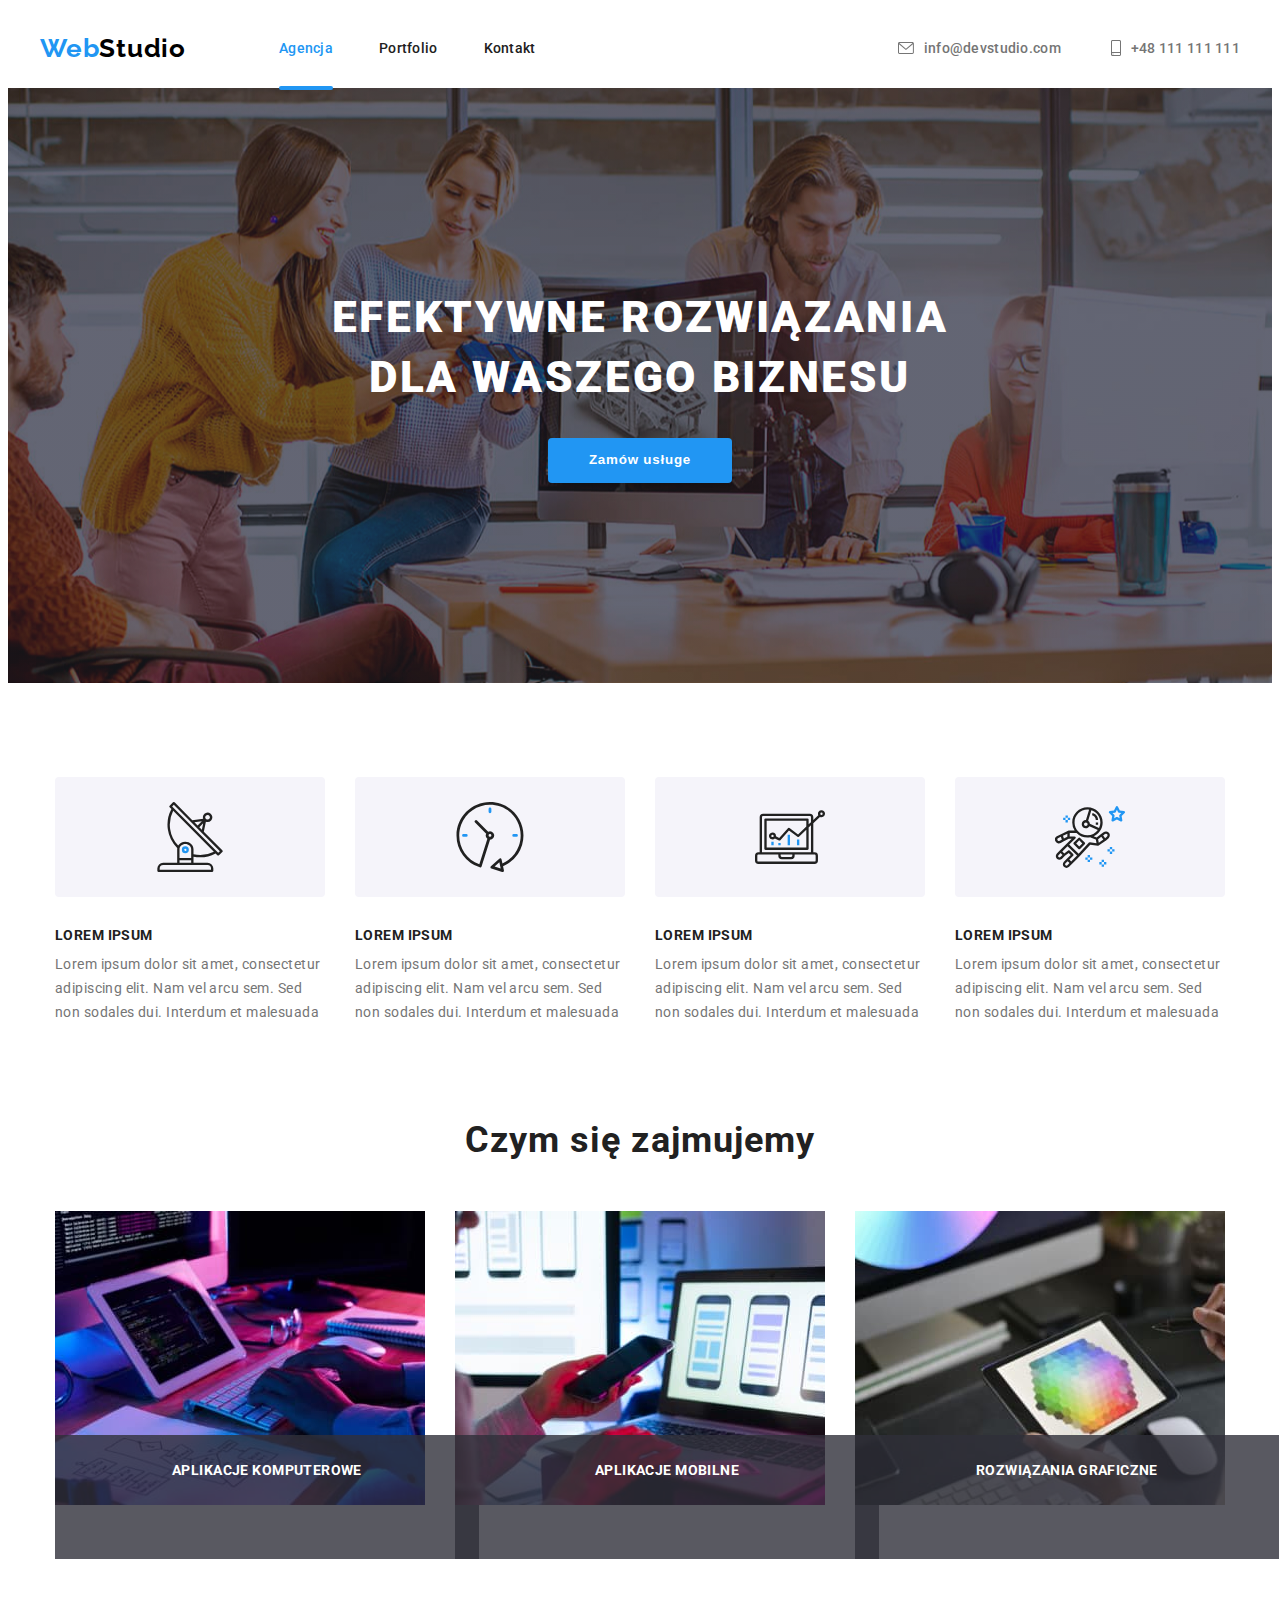
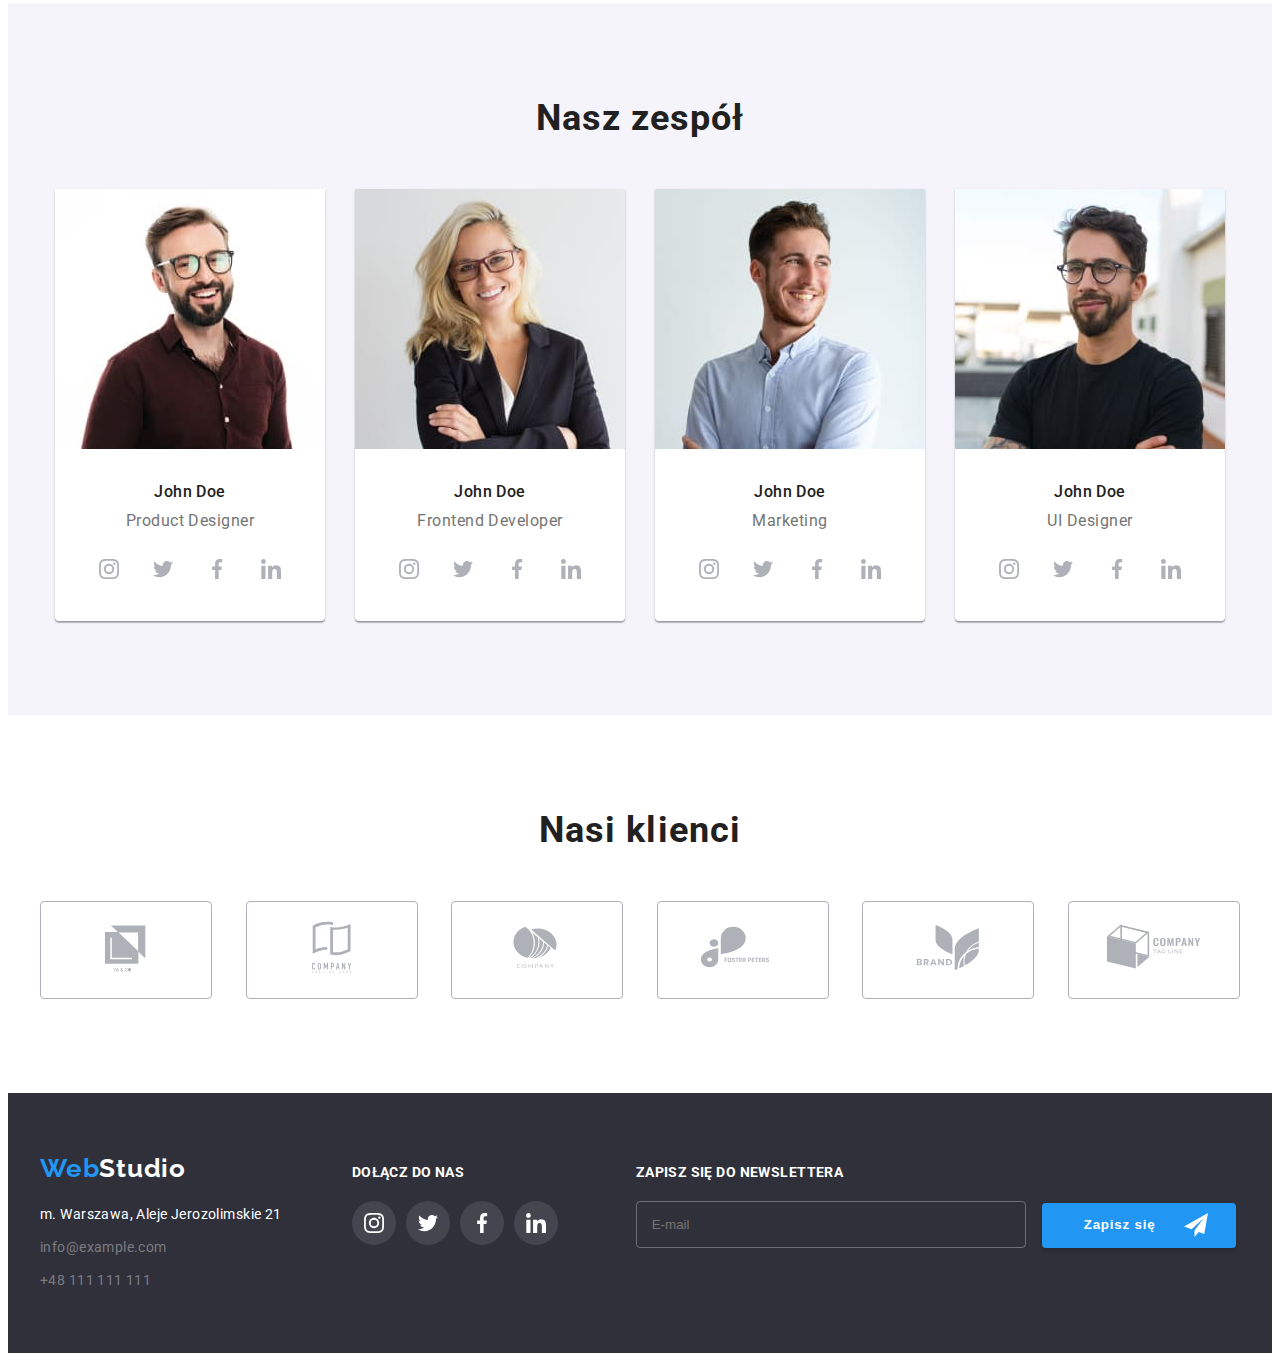
<file: index.html>
<!DOCTYPE html>
<html lang="pl">
  <head>
    <meta charset="UTF-8" />
    <meta http-equiv="X-UA-Compatible" content="IE=edge" />
    <meta name="viewport" content="width=device-width, initial-scale=1.0" />
    <link rel="preconnect" href="https://fonts.googleapis.com" />
    <link rel="preconnect" href="https://fonts.gstatic.com" crossorigin />
    <link
      href="https://fonts.googleapis.com/css2?family=Raleway:wght@700&family=Roboto:wght@400;500;700;900&display=swap"
      rel="stylesheet"
    />
    <link
      rel="stylesheet"
      href="https://cdnjs.cloudflare.com/ajax/libs/modern-normalize/1.1.0/modern-normalize.min.css"
      integrity="sha512-wpPYUAdjBVSE4KJnH1VR1HeZfpl1ub8YT/NKx4PuQ5NmX2tKuGu6U/JRp5y+Y8XG2tV+wKQpNHVUX03MfMFn9Q=="
      crossorigin="anonymous"
      referrerpolicy="no-referrer"
    />
    <link rel="stylesheet" href="css/main.min.css" />
    <title>WebStudio</title>
  </head>
  <body>
    <header>
      <div class="container">
        <div class="page-header">
          <div class="page-header__left-section">
            <!-- LOGO -->
            <a href="index.html" class="logo logo--black"
              ><span class="logo__web">Web</span>Studio</a
            >
            <nav>
              <!-- LOGO END -->
              <ul class="list page-header__nav-list">
                <li class="page-header__active-container">
                  <a href="index.html" class="page-header__nav-link page-header__is-active"
                    >Agencja</a
                  >
                </li>
                <li><a href="portfolio.html" class="page-header__nav-link">Portfolio</a></li>
                <li><a href="#" class="page-header__nav-link">Kontakt</a></li>
              </ul>
            </nav>
          </div>
          <!------- PUSTY DIV ??? ------->
          <div>
            <ul class="list page-header__right-section">
              <li class="page-header__contact">
                <a
                  href="mailto:info@devstudio.com"
                  class="page-header__nav-link page-header__nav-link--contact"
                >
                  <svg width="16" height="12" class="page-header__raster">
                    <use href="images/icons.svg#icon-envelope"></use></svg
                  >info@devstudio.com</a
                >
              </li>
              <li class="page-header__contact">
                <a
                  href="tel:+48111111111"
                  class="page-header__nav-link page-header__nav-link--contact"
                >
                  <svg width="10" height="16" class="page-header__raster">
                    <use href="images/icons.svg#icon-smartphone"></use></svg
                  >+48 111 111 111</a
                >
              </li>
            </ul>
          </div>
        </div>
      </div>
    </header>

    <main>
      <!-- MAIN SECTION -->
      <section class="section title">
        <div class="container title__container">
          <h1 class="title__text">Efektywne rozwiązania dla waszego biznesu</h1>
          <!-- TITLE BUTTON -->
          <button class="button button--title" data-modal-open>Zamów usługe</button>
          <!-- TITLE BUTTON END -->
        </div>
      </section>

      <!-- ADVANTAGES -->
      <section class="advantages">
        <div class="container">
          <ul class="list advantages__list">
            <li>
              <div class="advantages__icon-background">
                <svg width="70" height="70">
                  <use href="images/icons.svg#icon-antenna"></use>
                </svg>
              </div>
              <h3 class="advantages__title">LOREM IPSUM</h3>
              <p class="advantages__desc">
                Lorem ipsum dolor sit amet, consectetur adipiscing elit. Nam vel arcu sem. Sed non
                sodales dui. Interdum et malesuada
              </p>
            </li>
            <li>
              <div class="advantages__icon-background">
                <svg width="70" height="70">
                  <use href="images/icons.svg#icon-clock"></use>
                </svg>
              </div>
              <h3 class="advantages__title">LOREM IPSUM</h3>
              <p class="advantages__desc">
                Lorem ipsum dolor sit amet, consectetur adipiscing elit. Nam vel arcu sem. Sed non
                sodales dui. Interdum et malesuada
              </p>
            </li>
            <li>
              <div class="advantages__icon-background">
                <svg width="70" height="70">
                  <use href="images/icons.svg#icon-diagram"></use>
                </svg>
              </div>
              <h3 class="advantages__title">LOREM IPSUM</h3>
              <p class="advantages__desc">
                Lorem ipsum dolor sit amet, consectetur adipiscing elit. Nam vel arcu sem. Sed non
                sodales dui. Interdum et malesuada
              </p>
            </li>
            <li>
              <div class="advantages__icon-background">
                <svg width="70" height="70">
                  <use href="images/icons.svg#icon-astronaut"></use>
                </svg>
              </div>
              <h3 class="advantages__title">LOREM IPSUM</h3>
              <p class="advantages__desc">
                Lorem ipsum dolor sit amet, consectetur adipiscing elit. Nam vel arcu sem. Sed non
                sodales dui. Interdum et malesuada
              </p>
            </li>
          </ul>
        </div>
      </section>

      <!-- WHAT WE DO -->
      <section class="section what-we-do">
        <div class="container">
          <h2 class="heading">Czym się zajmujemy</h2>
          <ul class="list what-we-do__images-list">
            <li>
              <div class="what-we-do__our-jobs">
                <img src="images/keyboard1.jpg" alt="keyboard" width="370" height="294" />
                <span class="what-we-do__job-desc">Aplikacje komputerowe</span>
              </div>
            </li>
            <li>
              <div class="what-we-do__our-jobs">
                <img
                  src="images/phone_laptop2.jpg"
                  alt="phone and laptop"
                  width="370"
                  height="294"
                />
                <span class="what-we-do__job-desc">Aplikacje mobilne</span>
              </div>
            </li>
            <li>
              <div class="what-we-do__our-jobs">
                <img src="images/tablet3.jpg" alt="tablet" width="370" height="294" />
                <span class="what-we-do__job-desc">Rozwiązania graficzne</span>
              </div>
            </li>
          </ul>
        </div>
      </section>

      <!-- TEAM -->
      <section class="section team">
        <div class="container">
          <h2 class="heading">Nasz zespół</h2>
          <ul class="list team__list">
            <li>
              <figure class="team__box">
                <img src="images/team/John_Doe_1.jpg" alt="John Dow 1" width="270" height="260" />
                <figcaption>
                  <p class="team__employe">John Doe</p>
                  <p class="team__job">Product Designer</p>
                  <ul class="list team__social-networks">
                    <li>
                      <a href="#" class="social-icon">
                        <svg width="20" height="20" class="social-icon_icon">
                          <use href="images/icons.svg#icon-instagram"></use>
                        </svg>
                      </a>
                    </li>
                    <li>
                      <a href="#" class="social-icon">
                        <svg width="20" height="20" class="social-icon_icon">
                          <use href="images/icons.svg#icon-twitter"></use>
                        </svg>
                      </a>
                    </li>
                    <li>
                      <a href="#" class="social-icon">
                        <svg width="20" height="20" class="social-icon_icon">
                          <use href="images/icons.svg#icon-facebook"></use>
                        </svg>
                      </a>
                    </li>
                    <li>
                      <a href="#" class="social-icon">
                        <svg width="20" height="20" class="social-icon_icon">
                          <use href="images/icons.svg#icon-linkedin"></use>
                        </svg>
                      </a>
                    </li>
                  </ul>
                </figcaption>
              </figure>
            </li>
            <li>
              <figure class="team__box">
                <img src="images/team/John_Doe_2.jpg" alt="John Dow 2" width="270" height="260" />
                <figcaption>
                  <p class="team__employe">John Doe</p>
                  <p class="team__job">Frontend Developer</p>
                  <ul class="list team__social-networks">
                    <li>
                      <a href="#" class="social-icon">
                        <svg width="20" height="20" class="social-icon_icon">
                          <use href="images/icons.svg#icon-instagram"></use>
                        </svg>
                      </a>
                    </li>
                    <li>
                      <a href="#" class="social-icon">
                        <svg width="20" height="20" class="social-icon_icon">
                          <use href="images/icons.svg#icon-twitter"></use>
                        </svg>
                      </a>
                    </li>
                    <li>
                      <a href="#" class="social-icon">
                        <svg width="20" height="20" class="social-icon_icon">
                          <use href="images/icons.svg#icon-facebook"></use>
                        </svg>
                      </a>
                    </li>
                    <li>
                      <a href="#" class="social-icon">
                        <svg width="20" height="20" class="social-icon_icon">
                          <use href="images/icons.svg#icon-linkedin"></use>
                        </svg>
                      </a>
                    </li>
                  </ul>
                </figcaption>
              </figure>
            </li>
            <li>
              <figure class="team__box">
                <img src="images/team/John_Doe_3.jpg" alt="John Dow 3" width="270" height="260" />
                <figcaption>
                  <p class="team__employe">John Doe</p>
                  <p class="team__job">Marketing</p>
                  <ul class="list team__social-networks">
                    <li>
                      <a href="#" class="social-icon">
                        <svg width="20" height="20" class="social-icon_icon">
                          <use href="images/icons.svg#icon-instagram"></use>
                        </svg>
                      </a>
                    </li>
                    <li>
                      <a href="#" class="social-icon">
                        <svg width="20" height="20" class="social-icon_icon">
                          <use href="images/icons.svg#icon-twitter"></use>
                        </svg>
                      </a>
                    </li>
                    <li>
                      <a href="#" class="social-icon">
                        <svg width="20" height="20" class="social-icon_icon">
                          <use href="images/icons.svg#icon-facebook"></use>
                        </svg>
                      </a>
                    </li>
                    <li>
                      <a href="#" class="social-icon">
                        <svg width="20" height="20" class="social-icon_icon">
                          <use href="images/icons.svg#icon-linkedin"></use>
                        </svg>
                      </a>
                    </li>
                  </ul>
                </figcaption>
              </figure>
            </li>
            <li>
              <figure class="team__box">
                <img src="images/team/John_Doe_4.jpg" alt="John Dow 4" width="270" height="260" />
                <figcaption>
                  <p class="team__employe">John Doe</p>
                  <p class="team__job">UI Designer</p>
                  <ul class="list team__social-networks">
                    <li>
                      <a href="#" class="social-icon">
                        <svg width="20" height="20" class="social-icon_icon">
                          <use href="images/icons.svg#icon-instagram"></use>
                        </svg>
                      </a>
                    </li>
                    <li>
                      <a href="#" class="social-icon">
                        <svg width="20" height="20" class="social-icon_icon">
                          <use href="images/icons.svg#icon-twitter"></use>
                        </svg>
                      </a>
                    </li>
                    <li>
                      <a href="#" class="social-icon">
                        <svg width="20" height="20" class="social-icon_icon">
                          <use href="images/icons.svg#icon-facebook"></use>
                        </svg>
                      </a>
                    </li>
                    <li>
                      <a href="#" class="social-icon">
                        <svg width="20" height="20" class="social-icon_icon">
                          <use href="images/icons.svg#icon-linkedin"></use>
                        </svg>
                      </a>
                    </li>
                  </ul>
                </figcaption>
              </figure>
            </li>
          </ul>
        </div>
      </section>

      <!-- OUR CUSTOMERS -->
      <section class="section customers">
        <div class="container">
          <h2 class="heading">Nasi klienci</h2>
          <ul class="list customers__list">
            <li>
              <a href="#" class="customers__icon-container">
                <svg width="106" height="60" class="customers__icon">
                  <use href="images/icons.svg#icon-logo1"></use>
                </svg>
              </a>
            </li>
            <li>
              <a href="#" class="customers__icon-container">
                <svg width="106" height="60" class="customers__icon">
                  <use href="images/icons.svg#icon-logo2"></use>
                </svg>
              </a>
            </li>
            <li>
              <a href="#" class="customers__icon-container">
                <svg width="106" height="60" class="customers__icon">
                  <use href="images/icons.svg#icon-logo3"></use>
                </svg>
              </a>
            </li>
            <li>
              <a href="#" class="customers__icon-container">
                <svg width="106" height="60" class="customers__icon">
                  <use href="images/icons.svg#icon-logo4"></use>
                </svg>
              </a>
            </li>
            <li>
              <a href="#" class="customers__icon-container">
                <svg width="106" height="60" class="customers__icon">
                  <use href="images/icons.svg#icon-logo5"></use>
                </svg>
              </a>
            </li>
            <li>
              <a href="#" class="customers__icon-container">
                <svg width="106" height="60" class="customers__icon">
                  <use href="images/icons.svg#icon-logo6"></use>
                </svg>
              </a>
            </li>
          </ul>
        </div>
      </section>
    </main>

    <footer class="footer">
      <div class="container footer__elements">
        <div>
          <a href="index.html" class="logo logo--white"><span class="logo__web">Web</span>Studio</a>
          <address class="footer__address-info">
            m. Warszawa, Aleje Jerozolimskie 21<br />
            <a href="mailto:info@example.com" class="footer__contact">info@example.com</a><br />
            <a href="tel:+48111111111" class="footer__contact">+48 111 111 111</a>
          </address>
        </div>
        <div class="footer__social-container">
          <h4 class="footer__social-desc">Dołącz do nas</h4>
          <ul class="list footer__social-networks">
            <li>
              <a href="#" class="social-icon social-icon--footer">
                <svg width="20" height="20">
                  <use
                    href="images/icons.svg#icon-instagram"
                    class="social-icon__footer-icon-color"
                  ></use>
                </svg>
              </a>
            </li>
            <li>
              <a href="#" class="social-icon social-icon--footer">
                <svg width="20" height="20">
                  <use
                    href="images/icons.svg#icon-twitter"
                    class="social-icon__footer-icon-color"
                  ></use>
                </svg>
              </a>
            </li>
            <li>
              <a href="#" class="social-icon social-icon--footer">
                <svg width="20" height="20">
                  <use
                    href="images/icons.svg#icon-facebook"
                    class="social-icon__footer-icon-color"
                  ></use>
                </svg>
              </a>
            </li>
            <li>
              <a href="#" class="social-icon social-icon--footer">
                <svg width="20" height="20">
                  <use
                    href="images/icons.svg#icon-linkedin"
                    class="social-icon__footer-icon-color"
                  ></use>
                </svg>
              </a>
            </li>
          </ul>
        </div>
        <form name="signup_form" class="footer__form-wrapper">
          <label for="newsletter-email" class="footer__form">Zapisz się do newslettera</label>
          <input
            type="email"
            name="newsletter_email"
            id="newsletter-email"
            placeholder="E-mail"
            class="footer__email"
          />
          <button type="submit" class="button button--footer">
            Zapisz się
            <svg width="24" height="24" class="button__footer-icon">
              <use href="images/icons.svg#icon-icon-send"></use>
            </svg>
          </button>
        </form>
      </div>
    </footer>

    <div class="modal is-hidden" data-modal>
      <div class="modal__box">
        <button class="modal__close-button" data-modal-close></button>
        <h4 class="modal__title">Zostaw swoje dane w formularzu poniżej</h4>
        <div class="modal__form-container">
          <form name="signup-form">
            <div class="modal__form">
              <label for="form-name" class="modal__label-style">Imie</label>
              <div class="modal__form-icon-container">
                <input
                  type="text"
                  name="form_name"
                  id="form-name"
                  required
                  class="modal__form-style modal__form-input"
                />
                <svg width="18" height="18" class="modal__form-icon">
                  <use href="images/icons.svg#icon-person-black-18dp-1"></use>
                </svg>
              </div>
            </div>
            <div class="modal__form">
              <label for="form-phone" class="modal__label-style"> Telefon</label>
              <div class="modal__form-icon-container">
                <input
                  type="tel"
                  name="form_phone"
                  id="form-phone"
                  required
                  class="modal__form-style modal__form-input"
                />
                <svg width="18" height="18" class="modal__form-icon">
                  <use href="images/icons.svg#icon-phone-black-18dp-1"></use>
                </svg>
              </div>
            </div>
            <div class="modal__form">
              <label for="form-email" class="modal__label-style">Email</label>
              <div class="modal__form-icon-container">
                <input
                  type="email"
                  name="form_email"
                  id="form-email"
                  required
                  class="modal__form-style modal__form-input"
                />
                <svg width="18" height="18" class="modal__form-icon">
                  <use href="images/icons.svg#icon-email-black-18dp-1"></use>
                </svg>
              </div>
            </div>
            <div class="modal__form">
              <label for="form-comment" class="modal__label-style">Komentarz</label>
              <textarea
                name="form_comment"
                id="form-comment"
                rows="5"
                placeholder="Wprowadź tekst"
                class="modal__form-style modal__form-text"
              ></textarea>
            </div>
            <div class="modal__consent-container">
              <label for="form_consent"></label>
              <input
                type="checkbox"
                name="form_consent"
                id="form_consent"
                value="Oświadczam iż akceptuję Regulamin i Politykę Prywatności."
                class="modal__checkbox"
              />
              <span class="modal__consent-text"
                >Oświadczam iż akceptuję
                <a href="#" class="modal__consent-text-link">Regulamin</a> i
                <a href="#" class="modal__consent-text-link">Politykę Prywatności.</a></span
              >
            </div>
            <button type="submit" class="modal__form button button--modal">Wyślij</button>
          </form>
        </div>
      </div>
    </div>
    <script src="./js/modal.js"></script>
  </body>
</html>
</file>
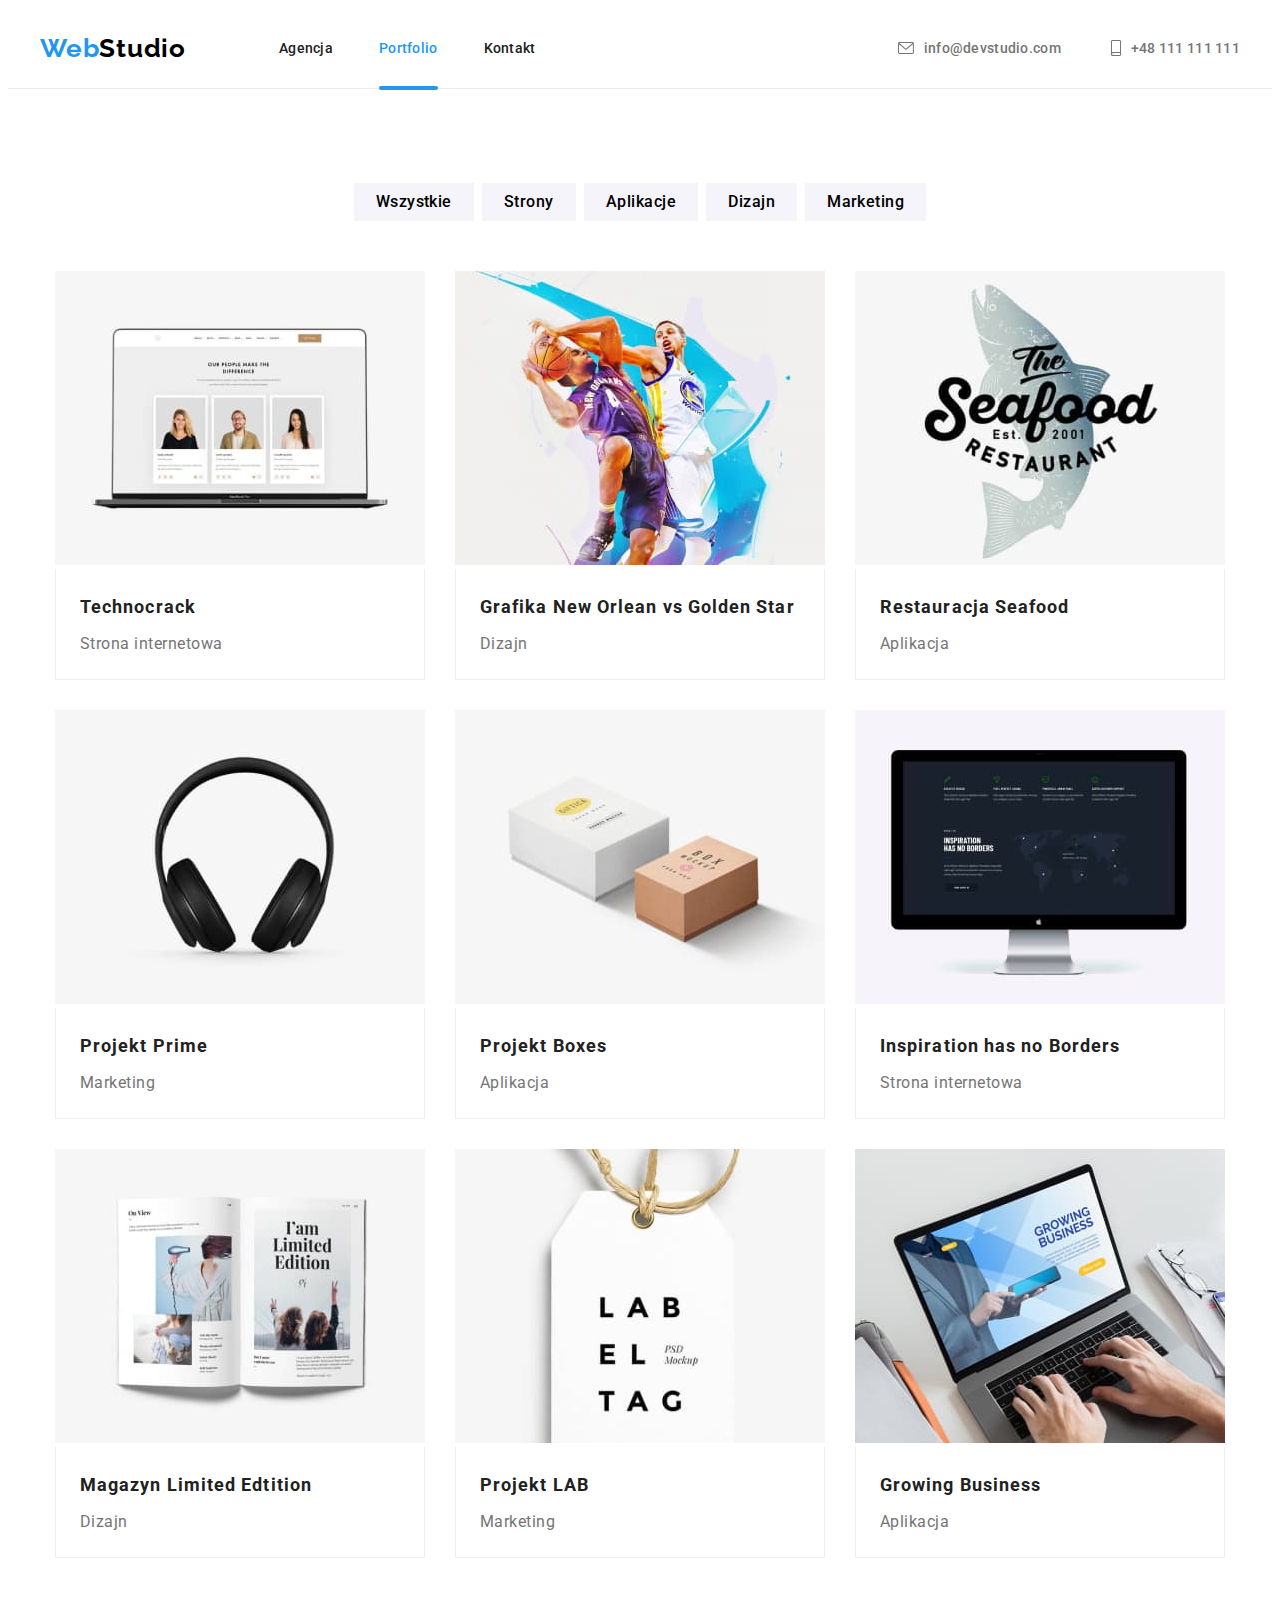
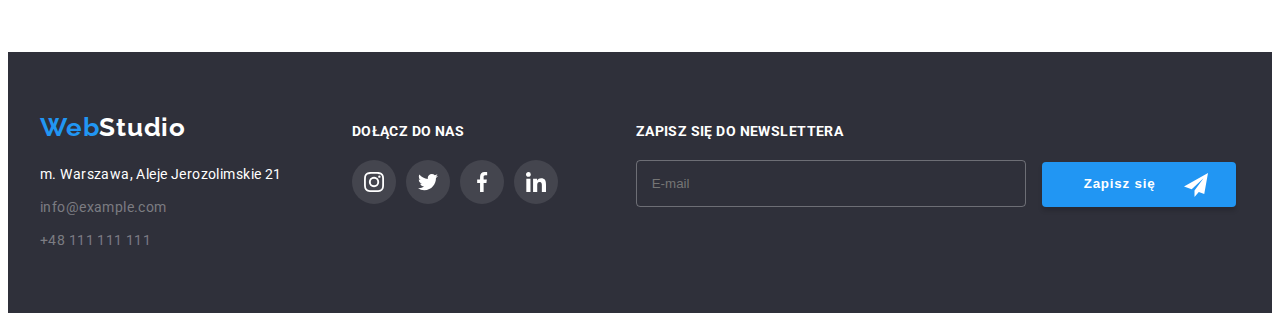
<file: portfolio.html>
<!DOCTYPE html>
<html lang="en">
  <head>
    <meta charset="UTF-8" />
    <meta http-equiv="X-UA-Compatible" content="IE=edge" />
    <meta name="viewport" content="width=device-width, initial-scale=1.0" />
    <link rel="preconnect" href="https://fonts.googleapis.com" />
    <link rel="preconnect" href="https://fonts.gstatic.com" crossorigin />
    <link
      href="https://fonts.googleapis.com/css2?family=Raleway:wght@700&family=Roboto:wght@400;500;700;900&display=swap"
      rel="stylesheet"
    />
    <link
      rel="stylesheet"
      href="https://cdnjs.cloudflare.com/ajax/libs/modern-normalize/1.1.0/modern-normalize.min.css"
      integrity="sha512-wpPYUAdjBVSE4KJnH1VR1HeZfpl1ub8YT/NKx4PuQ5NmX2tKuGu6U/JRp5y+Y8XG2tV+wKQpNHVUX03MfMFn9Q=="
      crossorigin="anonymous"
      referrerpolicy="no-referrer"
    />
    <link rel="stylesheet" href="css/main.min.css" />
    <title>Portfolio</title>
  </head>
  <body>
    <header class="header-border">
      <div class="container">
        <div class="page-header">
          <div class="page-header__left-section">
            <a href="index.html" class="logo logo--black"
              ><span class="logo__web">Web</span>Studio</a
            >
            <nav>
              <ul class="list page-header__nav-list">
                <li>
                  <a href="index.html" class="page-header__nav-link">Agencja</a>
                </li>
                <li class="page-header__active-container">
                  <a href="portfolio.html" class="page-header__nav-link page-header__is-active"
                    >Portfolio</a
                  >
                </li>
                <li><a href="#" class="page-header__nav-link">Kontakt</a></li>
              </ul>
            </nav>
          </div>
          <!-- <div class="right-link">  niepotrzebny div -->
          <ul class="list page-header__right-section">
            <li class="page-header__contact">
              <a
                href="mailto:info@devstudio.com"
                class="page-header__nav-link page-header__nav-link--contact"
              >
                <svg width="16" height="12" class="page-header__raster">
                  <use href="images/icons.svg#icon-envelope"></use></svg
                >info@devstudio.com</a
              >
            </li>
            <li class="page-header__contact">
              <a
                href="tel:+48111111111"
                class="page-header__nav-link page-header__nav-link--contact"
              >
                <svg width="10" height="16" class="page-header__raster">
                  <use href="images/icons.svg#icon-smartphone"></use></svg
                >+48 111 111 111</a
              >
            </li>
          </ul>
          <!-- </div> -->
        </div>
      </div>
    </header>

    <main>
      <div class="container">
        <section class="section">
          <!-- przyciski -->
          <div class="portfolio-buttons">
            <ul class="list portfolio-buttons__list">
              <li><button type="button" class="portfolio-buttons__button">Wszystkie</button></li>
              <li><button type="button" class="portfolio-buttons__button">Strony</button></li>
              <li><button type="button" class="portfolio-buttons__button">Aplikacje</button></li>
              <li><button type="button" class="portfolio-buttons__button">Dizajn</button></li>
              <li><button type="button" class="portfolio-buttons__button">Marketing</button></li>
            </ul>
          </div>

          <!-- elementy portfolio -->

          <ul class="list portfolio-list">
            <li class="portfolio-list__item">
              <figure class="portfolio-list__container">
                <div class="portfolio-list__img-box">
                  <img
                    src="images/portfolio/technocrack.jpg"
                    alt="technocrack"
                    width="370"
                    height="294"
                  />
                  <p class="portfolio-list__text">
                    Technocrack jest popularną platformą wykorzystywaną do rozpowszechniania
                    koronawirusa. Firmy wykorzystują tę platformę do celów szpiegowskich i ataków na
                    niezabezpieczone serwery konkurencji
                  </p>
                </div>
                <figcaption class="portfolio-list__title">
                  <h3 class="portfolio-list__project">Technocrack</h3>
                  <span class="portfolio-list__description">Strona internetowa</span>
                </figcaption>
              </figure>
            </li>
            <li class="portfolio-list__item">
              <figure class="portfolio-list__container">
                <div class="portfolio-list__img-box">
                  <img
                    src="images/portfolio/basketball.jpg"
                    alt="gra w koszykówkę"
                    width="370"
                    height="294"
                  />
                  <p class="portfolio-list__text">
                    Technocrack jest popularną platformą wykorzystywaną do rozpowszechniania
                    koronawirusa. Firmy wykorzystują tę platformę do celów szpiegowskich i ataków na
                    niezabezpieczone serwery konkurencji
                  </p>
                </div>
                <figcaption class="portfolio-list__title">
                  <h3 class="portfolio-list__project">Grafika New Orlean vs Golden Star</h3>
                  <span class="portfolio-list__description">Dizajn</span>
                </figcaption>
              </figure>
            </li>
            <li class="portfolio-list__item">
              <figure class="portfolio-list__container">
                <div class="portfolio-list__img-box">
                  <img
                    src="images/portfolio/seafood.jpg"
                    alt="restauracja z owocami morza"
                    width="370"
                    height="294"
                  />
                  <p class="portfolio-list__text">
                    Technocrack jest popularną platformą wykorzystywaną do rozpowszechniania
                    koronawirusa. Firmy wykorzystują tę platformę do celów szpiegowskich i ataków na
                    niezabezpieczone serwery konkurencji
                  </p>
                </div>
                <figcaption class="portfolio-list__title">
                  <h3 class="portfolio-list__project">Restauracja Seafood</h3>
                  <span class="portfolio-list__description">Aplikacja</span>
                </figcaption>
              </figure>
            </li>
            <li class="portfolio-list__item">
              <figure class="portfolio-list__container">
                <div class="portfolio-list__img-box">
                  <img
                    src="images/portfolio/headphones.jpg"
                    alt="słuchawki"
                    width="370"
                    height="294"
                  />
                  <p class="portfolio-list__text">
                    Technocrack jest popularną platformą wykorzystywaną do rozpowszechniania
                    koronawirusa. Firmy wykorzystują tę platformę do celów szpiegowskich i ataków na
                    niezabezpieczone serwery konkurencji
                  </p>
                </div>
                <figcaption class="portfolio-list__title">
                  <h3 class="portfolio-list__project">Projekt Prime</h3>
                  <span class="portfolio-list__description">Marketing</span>
                </figcaption>
              </figure>
            </li>
            <li class="portfolio-list__item">
              <figure class="portfolio-list__container">
                <div class="portfolio-list__img-box">
                  <img src="images/portfolio/boxes.jpg" alt="pudełka" width="370" height="294" />
                  <p class="portfolio-list__text">
                    Technocrack jest popularną platformą wykorzystywaną do rozpowszechniania
                    koronawirusa. Firmy wykorzystują tę platformę do celów szpiegowskich i ataków na
                    niezabezpieczone serwery konkurencji
                  </p>
                </div>
                <figcaption class="portfolio-list__title">
                  <h3 class="portfolio-list__project">Projekt Boxes</h3>
                  <span class="portfolio-list__description">Aplikacja</span>
                </figcaption>
              </figure>
            </li>
            <li class="portfolio-list__item">
              <figure class="portfolio-list__container">
                <div class="portfolio-list__img-box">
                  <img src="images/portfolio/monitor.jpg" alt="monitor" width="370" height="294" />
                  <p class="portfolio-list__text">
                    Technocrack jest popularną platformą wykorzystywaną do rozpowszechniania
                    koronawirusa. Firmy wykorzystują tę platformę do celów szpiegowskich i ataków na
                    niezabezpieczone serwery konkurencji
                  </p>
                </div>
                <figcaption class="portfolio-list__title">
                  <h3 class="portfolio-list__project">Inspiration has no Borders</h3>
                  <span class="portfolio-list__description">Strona internetowa</span>
                </figcaption>
              </figure>
            </li>
            <li class="portfolio-list__item">
              <figure class="portfolio-list__container">
                <div class="portfolio-list__img-box">
                  <img src="images/portfolio/book.jpg" alt="książka" width="370" height="294" />
                  <p class="portfolio-list__text">
                    Technocrack jest popularną platformą wykorzystywaną do rozpowszechniania
                    koronawirusa. Firmy wykorzystują tę platformę do celów szpiegowskich i ataków na
                    niezabezpieczone serwery konkurencji
                  </p>
                </div>
                <figcaption class="portfolio-list__title">
                  <h3 class="portfolio-list__project">Magazyn Limited Edtition</h3>
                  <span class="portfolio-list__description">Dizajn</span>
                </figcaption>
              </figure>
            </li>
            <li class="portfolio-list__item">
              <figure class="portfolio-list__container">
                <div class="portfolio-list__img-box">
                  <img src="images/portfolio/lab.jpg" alt="label tag" width="370" height="294" />
                  <p class="portfolio-list__text">
                    Technocrack jest popularną platformą wykorzystywaną do rozpowszechniania
                    koronawirusa. Firmy wykorzystują tę platformę do celów szpiegowskich i ataków na
                    niezabezpieczone serwery konkurencji
                  </p>
                </div>
                <figcaption class="portfolio-list__title">
                  <h3 class="portfolio-list__project">Projekt LAB</h3>
                  <span class="portfolio-list__description">Marketing</span>
                </figcaption>
              </figure>
            </li>
            <li class="portfolio-list__item">
              <figure class="portfolio-list__container">
                <div class="portfolio-list__img-box">
                  <img src="images/portfolio/laptop.jpg" alt="laptop" width="370" height="294" />
                  <p class="portfolio-list__text">
                    Technocrack jest popularną platformą wykorzystywaną do rozpowszechniania
                    koronawirusa. Firmy wykorzystują tę platformę do celów szpiegowskich i ataków na
                    niezabezpieczone serwery konkurencji
                  </p>
                </div>
                <figcaption class="portfolio-list__title">
                  <h3 class="portfolio-list__project">Growing Business</h3>
                  <span class="portfolio-list__description">Aplikacja</span>
                </figcaption>
              </figure>
            </li>
          </ul>
        </section>
      </div>
    </main>

    <footer class="footer">
      <div class="container footer__elements">
        <div>
          <a href="index.html" class="logo logo--white"><span class="logo__web">Web</span>Studio</a>
          <address class="footer__address-info">
            m. Warszawa, Aleje Jerozolimskie 21<br />
            <a href="mailto:info@example.com" class="footer__contact">info@example.com</a><br />
            <a href="tel:+48111111111" class="footer__contact">+48 111 111 111</a>
          </address>
        </div>
        <div class="footer__social-container">
          <h4 class="footer__social-desc">Dołącz do nas</h4>
          <ul class="list footer__social-networks">
            <li>
              <a href="#" class="social-icon social-icon--footer">
                <svg width="20" height="20">
                  <use
                    href="images/icons.svg#icon-instagram"
                    class="social-icon__footer-icon-color"
                  ></use>
                </svg>
              </a>
            </li>
            <li>
              <a href="#" class="social-icon social-icon--footer">
                <svg width="20" height="20">
                  <use
                    href="images/icons.svg#icon-twitter"
                    class="social-icon__footer-icon-color"
                  ></use>
                </svg>
              </a>
            </li>
            <li>
              <a href="#" class="social-icon social-icon--footer">
                <svg width="20" height="20">
                  <use
                    href="images/icons.svg#icon-facebook"
                    class="social-icon__footer-icon-color"
                  ></use>
                </svg>
              </a>
            </li>
            <li>
              <a href="#" class="social-icon social-icon--footer">
                <svg width="20" height="20">
                  <use
                    href="images/icons.svg#icon-linkedin"
                    class="social-icon__footer-icon-color"
                  ></use>
                </svg>
              </a>
            </li>
          </ul>
        </div>
        <form name="signup_form" class="footer__form-wrapper">
          <label for="newsletter-email" class="footer__form">Zapisz się do newslettera</label>
          <input
            type="email"
            name="newsletter_email"
            id="newsletter-email"
            placeholder="E-mail"
            class="footer__email"
          />
          <button type="submit" class="button button--footer">
            Zapisz się
            <svg width="24" height="24" class="button__footer-icon">
              <use href="images/icons.svg#icon-icon-send"></use>
            </svg>
          </button>
        </form>
      </div>
    </footer>
  </body>
</html>
</file>
<file: css/main.min.css>
body{font-family:"Roboto",sans-serif;color:#212121}h1,h2,h3,h4,ul,p{margin:0;padding:0}.section{padding-top:94px;padding-bottom:94px}.container{width:1200px;padding:0 15px;margin-left:auto;margin-right:auto}.header-border{border-bottom:1px solid #ececec}.list{list-style-type:none}.heading{font-size:36px;letter-spacing:.03em;line-height:1.17;margin-bottom:50px}.social-icon{display:block;padding:12px;font-size:0;border-radius:50%;-webkit-transition-property:background-color;transition-property:background-color;-webkit-transition-duration:250ms;transition-duration:250ms;-webkit-transition-timing-function:cubic-bezier(0.4, 0, 0.2, 1);transition-timing-function:cubic-bezier(0.4, 0, 0.2, 1)}.social-icon_icon{fill:#afb1b8;-webkit-transition-property:fill;transition-property:fill;-webkit-transition-duration:250ms;transition-duration:250ms;-webkit-transition-timing-function:cubic-bezier(0.4, 0, 0.2, 1);transition-timing-function:cubic-bezier(0.4, 0, 0.2, 1)}.social-icon:hover,.social-icon:focus{background-color:#2196f3;border-radius:50%}.social-icon__footer-icon-color{fill:#fff}.social-icon--footer{background-color:rgba(255,255,255,.1019607843);border-radius:50%}.social-icon:hover .social-icon_icon,.social-icon:focus .social-icon_icon{fill:#fff}.button{font-weight:700;line-height:1.875;letter-spacing:.06em;border:none;background-color:#2196f3;color:#fff;-webkit-box-shadow:0px 4px 4px rgba(0,0,0,.15);box-shadow:0px 4px 4px rgba(0,0,0,.15);border-radius:4px}.button:hover{cursor:pointer}.button--title{padding:10px 41px}.button--modal{margin:30px auto 0 auto;padding:10px 76px}.button--footer{padding:10px 28px 10px 42px}.button__footer-icon{display:inline-block;vertical-align:middle;margin-left:24px}.page-header{display:-webkit-box;display:-ms-flexbox;display:flex;-webkit-box-align:center;-ms-flex-align:center;align-items:center;-webkit-box-pack:justify;-ms-flex-pack:justify;justify-content:space-between;padding:25px 0}.page-header__left-section{display:-webkit-box;display:-ms-flexbox;display:flex;-webkit-box-align:center;-ms-flex-align:center;align-items:center}.page-header__nav-list{display:-webkit-box;display:-ms-flexbox;display:flex;gap:46px}.page-header__right-section{display:-webkit-box;display:-ms-flexbox;display:flex;gap:50px}.page-header__nav-link{font-size:14px;font-weight:500;text-decoration:none;letter-spacing:.02em;line-height:1.17;color:inherit;-webkit-transition-property:color,fill;transition-property:color,fill;-webkit-transition-duration:250ms;transition-duration:250ms;-webkit-transition-timing-function:cubic-bezier(0.4, 0, 0.2, 1);transition-timing-function:cubic-bezier(0.4, 0, 0.2, 1);display:-webkit-box;display:-ms-flexbox;display:flex;-webkit-box-align:center;-ms-flex-align:center;align-items:center;gap:10px}.page-header__nav-link--contact{color:#757575}.page-header__contact:hover .page-header__raster,.page-header__nav-link:hover,.page-header__nav-link:focus,.page-header__nav-link:focus .page-header__raster{color:#2196f3;fill:#2196f3}.page-header__raster{fill:#757575;-webkit-transition-property:color,fill;transition-property:color,fill;-webkit-transition-duration:250ms;transition-duration:250ms;-webkit-transition-timing-function:cubic-bezier(0.4, 0, 0.2, 1);transition-timing-function:cubic-bezier(0.4, 0, 0.2, 1)}.page-header__active-container{position:relative}.page-header__is-active{color:#2196f3}.page-header__is-active::after{content:"";display:inline-block;width:100%;height:4px;border-radius:4px;position:absolute;top:46px;left:0;background-color:#2196f3}.logo{font-family:Raleway;font-weight:700;font-size:26px;letter-spacing:.03em;line-height:1.17;text-decoration:none;margin-right:93px}.logo--black{color:#000}.logo__web{color:#2196f3}.logo--white{color:#fff;margin-right:0}.title{color:#fff;text-align:center;background-color:#2f303a;background-image:-webkit-gradient(linear, left top, left bottom, from(rgba(47, 48, 58, 0.4)), to(rgba(47, 48, 58, 0.4))),url(../images/title_photo.jpg);background-image:linear-gradient(to bottom, rgba(47, 48, 58, 0.4), rgba(47, 48, 58, 0.4)),url(../images/title_photo.jpg);background-repeat:no-repeat;background-position:center;background-size:1600px}.title__container{padding:106px 0}.title__text{text-transform:uppercase;font-weight:900;font-size:44px;line-height:1.36;letter-spacing:.06em;width:696px;margin-left:auto;margin-right:auto;margin-bottom:30px}.advantages{padding-top:94px}.advantages__list{display:-webkit-box;display:-ms-flexbox;display:flex;-webkit-box-pack:center;-ms-flex-pack:center;justify-content:center;gap:30px}.advantages__title{font-size:14px;font-weight:700;letter-spacing:.03em;line-height:1.17;padding-bottom:10px}.advantages__desc{font-size:14px;line-height:1.71;letter-spacing:.03em;color:#757575;width:270px}.advantages__icon-background{background-color:#f5f4fa;width:270px;height:120px;margin-bottom:30px;border-radius:4px;display:-webkit-box;display:-ms-flexbox;display:flex;-webkit-box-align:center;-ms-flex-align:center;align-items:center;-webkit-box-pack:center;-ms-flex-pack:center;justify-content:center}.what-we-do{text-align:center}.what-we-do__images-list{display:-webkit-box;display:-ms-flexbox;display:flex;-webkit-box-pack:center;-ms-flex-pack:center;justify-content:center;gap:30px}.what-we-do__our-jobs{position:relative;z-index:-1}.what-we-do__job-desc{position:absolute;top:224px;left:0;width:370px;height:70px;padding:27px;font-size:14px;font-weight:700;text-align:center;text-transform:uppercase;letter-spacing:.03em;color:#fff;background-color:rgba(47,48,58,.8)}.team{text-align:center;background-color:#f5f4fa}.team__list{display:-webkit-box;display:-ms-flexbox;display:flex;-webkit-box-pack:center;-ms-flex-pack:center;justify-content:center;gap:30px}.team__box{background-color:#fff;-webkit-box-shadow:0px 1px 3px rgba(0,0,0,.12),0px 1px 1px rgba(0,0,0,.14),0px 2px 1px rgba(0,0,0,.2);box-shadow:0px 1px 3px rgba(0,0,0,.12),0px 1px 1px rgba(0,0,0,.14),0px 2px 1px rgba(0,0,0,.2);border-radius:0px 0px 4px 4px;margin:0px}.team__employe{font-size:16px;font-weight:500;letter-spacing:.03em;line-height:1.17;padding-top:30px;padding-bottom:10px}.team__job{font-size:16px;letter-spacing:.03em;line-height:1.17;color:#757575}.team__social-networks{display:-webkit-box;display:-ms-flexbox;display:flex;gap:10px;padding:16px 32px 30px}.customers{text-align:center}.customers__list{display:-webkit-box;display:-ms-flexbox;display:flex;-webkit-box-pack:justify;-ms-flex-pack:justify;justify-content:space-between}.customers__icon-container{display:block;padding:16px 32px;border:1px solid #afb1b8;border-radius:4px;-webkit-transition-property:border-color,fill;transition-property:border-color,fill;-webkit-transition-duration:250ms;transition-duration:250ms;-webkit-transition-timing-function:cubic-bezier(0.4, 0, 0.2, 1);transition-timing-function:cubic-bezier(0.4, 0, 0.2, 1)}.customers__icon{fill:#afb1b8;-webkit-transition-property:border-color,fill;transition-property:border-color,fill;-webkit-transition-duration:250ms;transition-duration:250ms;-webkit-transition-timing-function:cubic-bezier(0.4, 0, 0.2, 1);transition-timing-function:cubic-bezier(0.4, 0, 0.2, 1)}.customers__icon-container:hover,.customers__icon-container:hover .customers__icon,.customers__icon-container:focus,.customers__icon-container:focus .customers__icon{border-color:#2196f3;fill:#2196f3}.footer{color:#fff;background-color:#2f303a}.footer__elements{display:-webkit-box;display:-ms-flexbox;display:flex;padding:60px 0px}.footer__address-info{font-style:normal;font-size:14px;line-height:1.71;letter-spacing:.03em;padding-top:20px}.footer__contact{color:rgba(255,255,255,.3764705882);text-decoration:none;font-size:14px;line-height:1.71;letter-spacing:.03em;display:inline-block}.footer__contact:nth-child(2){padding:9px 0}.footer__contact:hover,.footer__contact:focus{text-decoration:underline}.footer__social-container{margin-left:70px}.footer__social-desc{padding-top:12px;padding-bottom:20px;font-size:14px;font-weight:700;line-height:1.14;letter-spacing:.03em;text-transform:uppercase}.footer__social-networks{display:-webkit-box;display:-ms-flexbox;display:flex;gap:10px}.footer__form-wrapper{margin-left:78px}.footer__form{font-size:14px;font-weight:700;line-height:1.14;letter-spacing:.03em;text-transform:uppercase;display:-webkit-box;display:-ms-flexbox;display:flex;margin-top:12px;margin-bottom:20px}.footer__email{border:1px solid rgba(255,255,255,.3);width:358px;padding:15px;margin-right:12px;background-color:rgba(0,0,0,0);border-radius:4px;color:#fff;-webkit-transition:border-color,250ms cubic-bezier(0.4, 0, 0.2, 1);transition:border-color,250ms cubic-bezier(0.4, 0, 0.2, 1)}.footer__email:focus,.footer__email:hover{outline:none;border-color:#2196f3}.portfolio-buttons{text-align:center;margin-bottom:50px}.portfolio-buttons__list{display:-webkit-box;display:-ms-flexbox;display:flex;-webkit-box-pack:center;-ms-flex-pack:center;justify-content:center;gap:8px}.portfolio-buttons__button{font-family:"Roboto",sans-serif;font-size:16px;font-weight:500;line-height:1.625;letter-spacing:.03em;border-style:none;background-color:#f5f4fa;padding:6px 22px;-webkit-transition-property:background-color,color,-webkit-box-shadow;transition-property:background-color,color,-webkit-box-shadow;transition-property:background-color,color,box-shadow;transition-property:background-color,color,box-shadow,-webkit-box-shadow;-webkit-transition-duration:250ms;transition-duration:250ms;-webkit-transition-timing-function:cubic-bezier(0.4, 0, 0.2, 1);transition-timing-function:cubic-bezier(0.4, 0, 0.2, 1)}.portfolio-buttons__button:hover,.portfolio-buttons__button:focus{background-color:#2196f3;color:#fff;cursor:pointer;-webkit-box-shadow:0px 3px 1px rgba(0,0,0,.1),0px 1px 2px rgba(0,0,0,.08),0px 2px 2px rgba(0,0,0,.12);box-shadow:0px 3px 1px rgba(0,0,0,.1),0px 1px 2px rgba(0,0,0,.08),0px 2px 2px rgba(0,0,0,.12);border-radius:4px}.portfolio-list{display:-webkit-box;display:-ms-flexbox;display:flex;-ms-flex-wrap:wrap;flex-wrap:wrap;-webkit-box-pack:center;-ms-flex-pack:center;justify-content:center;gap:30px}.portfolio-list__item{-webkit-transition-property:-webkit-box-shadow;transition-property:-webkit-box-shadow;transition-property:box-shadow;transition-property:box-shadow, -webkit-box-shadow;-webkit-transition-duration:250ms;transition-duration:250ms;-webkit-transition-timing-function:cubic-bezier(0.4, 0, 0.2, 1);transition-timing-function:cubic-bezier(0.4, 0, 0.2, 1)}.portfolio-list__item:hover{-webkit-box-shadow:0px 1px 1px rgba(0,0,0,.12),0px 4px 4px rgba(0,0,0,.06),1px 4px 6px rgba(0,0,0,.16);box-shadow:0px 1px 1px rgba(0,0,0,.12),0px 4px 4px rgba(0,0,0,.06),1px 4px 6px rgba(0,0,0,.16)}.portfolio-list__container{margin:0px}.portfolio-list__title{border:1px #eee solid;border-top:0;padding:20px 24px}.portfolio-list__text{position:absolute;padding:49px 46px 50px 25px;font-size:18px;line-height:1.55;letter-spacing:.03em;color:#fff;background-color:rgba(33,150,243,.9019607843);-webkit-transition:-webkit-transform 250ms cubic-bezier(0.4, 0, 0.2, 1);transition:-webkit-transform 250ms cubic-bezier(0.4, 0, 0.2, 1);transition:transform 250ms cubic-bezier(0.4, 0, 0.2, 1);transition:transform 250ms cubic-bezier(0.4, 0, 0.2, 1), -webkit-transform 250ms cubic-bezier(0.4, 0, 0.2, 1)}.portfolio-list__item:hover .portfolio-list__text{-webkit-transform:translateY(-101%);transform:translateY(-101%)}.portfolio-list__project{font-size:18px;font-weight:700;line-height:2;letter-spacing:.06em;padding-bottom:4px}.portfolio-list__description{font-size:16px;line-height:1.875;letter-spacing:.03em;color:#757575}.portfolio-list__img-box{position:relative;overflow:hidden}.modal{background-color:rgba(0,0,0,.2);position:fixed;top:0;right:0;bottom:0;left:0;display:-webkit-box;display:-ms-flexbox;display:flex;-webkit-box-align:center;-ms-flex-align:center;align-items:center;-webkit-box-pack:center;-ms-flex-pack:center;justify-content:center}.modal__box{width:528px;height:581px;background-color:#fff;position:relative;-webkit-box-shadow:0px 1px 3px rgba(0,0,0,.12),0px 1px 1px rgba(0,0,0,.14),0px 2px 1px rgba(0,0,0,.2);box-shadow:0px 1px 3px rgba(0,0,0,.12),0px 1px 1px rgba(0,0,0,.14),0px 2px 1px rgba(0,0,0,.2);border-radius:4px;-webkit-transition:-webkit-transform 500ms cubic-bezier(0.4, 0, 0.2, 1);transition:-webkit-transform 500ms cubic-bezier(0.4, 0, 0.2, 1);transition:transform 500ms cubic-bezier(0.4, 0, 0.2, 1);transition:transform 500ms cubic-bezier(0.4, 0, 0.2, 1), -webkit-transform 500ms cubic-bezier(0.4, 0, 0.2, 1)}.modal__close-button{border:1px solid rgba(0,0,0,.1);border-radius:50%;background-color:#fff;position:absolute;top:8px;right:8px;width:30px;height:30px;margin:0;padding:0;-webkit-transition:250ms cubic-bezier(0.4, 0, 0.2, 1),-webkit-transform;transition:250ms cubic-bezier(0.4, 0, 0.2, 1),-webkit-transform;transition:transform,250ms cubic-bezier(0.4, 0, 0.2, 1);transition:transform,250ms cubic-bezier(0.4, 0, 0.2, 1),-webkit-transform}.modal__close-button::after{content:"×";font-size:25px;position:absolute;top:50%;left:50%;-webkit-transform:translate(-50%, -50%);transform:translate(-50%, -50%)}.modal__close-button:hover{cursor:pointer;-webkit-transform:rotate(90deg);transform:rotate(90deg)}.modal__title{font-size:20px;line-height:1.15;letter-spacing:.03em;padding-top:40px;text-align:center;margin-bottom:12px}.modal__form-container{display:-webkit-box;display:-ms-flexbox;display:flex;-webkit-box-pack:center;-ms-flex-pack:center;justify-content:center}.modal__form{display:-webkit-box;display:-ms-flexbox;display:flex;-webkit-box-orient:vertical;-webkit-box-direction:normal;-ms-flex-direction:column;flex-direction:column}.modal__form-text{resize:none;line-height:1.16;letter-spacing:.01em;padding:12px 16px}.modal__form-text::-webkit-input-placeholder{font-size:12px;color:rgba(117,117,117,.5)}.modal__form-text::-moz-placeholder{font-size:12px;color:rgba(117,117,117,.5)}.modal__form-text:-ms-input-placeholder{font-size:12px;color:rgba(117,117,117,.5)}.modal__form-text::-ms-input-placeholder{font-size:12px;color:rgba(117,117,117,.5)}.modal__form-text::placeholder{font-size:12px;color:rgba(117,117,117,.5)}.modal__label-style{font-size:12px;line-height:1.16;letter-spacing:.01em;color:#757575;margin-bottom:4px}.modal__form-style{width:448px;border:1px solid rgba(33,33,33,.2);border-radius:4px;-webkit-transition:outline,border-color,250ms cubic-bezier(0.4, 0, 0.2, 1);transition:outline,border-color,250ms cubic-bezier(0.4, 0, 0.2, 1)}.modal__form-style:focus,.modal__form-style:hover{outline:none;border-color:#2196f3;fill:#2196f3}.modal__form-input{padding:10px 10px 10px 42px}.modal__form-icon-container{position:relative;margin-bottom:10px}.modal__form-icon-container:focus-within,.modal__form-icon-container:hover{fill:#2196f3}.modal__form-icon{position:absolute;left:12px;top:50%;-webkit-transform:translateY(-50%);transform:translateY(-50%);-webkit-transition:fill 250ms cubic-bezier(0.4, 0, 0.2, 1);transition:fill 250ms cubic-bezier(0.4, 0, 0.2, 1)}.modal__consent-text{font-size:14px;letter-spacing:.03em;line-height:1.71}.modal__consent-text-link{color:#2196f3}.modal__consent-container{display:-webkit-box;display:-ms-flexbox;display:flex;-webkit-box-align:center;-ms-flex-align:center;align-items:center;-webkit-box-pack:center;-ms-flex-pack:center;justify-content:center;gap:8px;margin-top:20px}.modal__checkbox{width:16px;height:15px;background-color:#fff;-webkit-appearance:none;-moz-appearance:none;appearance:none;border:2px solid #212121;border-radius:2px}.modal__checkbox:checked{background-image:url("data:image/svg+xml;charset=utf8,%3Csvg width='16' height='15' viewBox='5 2 11 15' fill='none' xmlns='http://www.w3.org/2000/svg'%3E%3Cg id='icon check'%3E%3Crect id='Rectangle 11' width='11' height='8' rx='2' fill='%232196F3'/%3E%3Cpath id='Vector' d='M3.95703 7.75166L3.88825 7.68604L3.81923 7.75141L2.93123 8.59258L2.85486 8.66492L2.93097 8.73753L6.42671 12.0724L6.49574 12.1382L6.56476 12.0724L14.069 4.91352L14.1449 4.84116L14.069 4.76881L13.1873 3.92764L13.1183 3.86183L13.0493 3.92761L6.49577 10.1735L3.95703 7.75166Z' fill='white' stroke='white' stroke-width='0.2'/%3E%3C/g%3E%3C/svg%3E");background-color:#2196f3;border-color:rgba(0,0,0,0)}.is-hidden{visibility:hidden;pointer-events:none;opacity:0;-webkit-transition:opacity,visibility,500ms cubic-bezier(0.4, 0, 0.2, 1);transition:opacity,visibility,500ms cubic-bezier(0.4, 0, 0.2, 1)}.is-hidden .modal__box{-webkit-transform:translateY(-50%) rotateX(90deg);transform:translateY(-50%) rotateX(90deg)}/*# sourceMappingURL=main.min.css.map */
</file>
